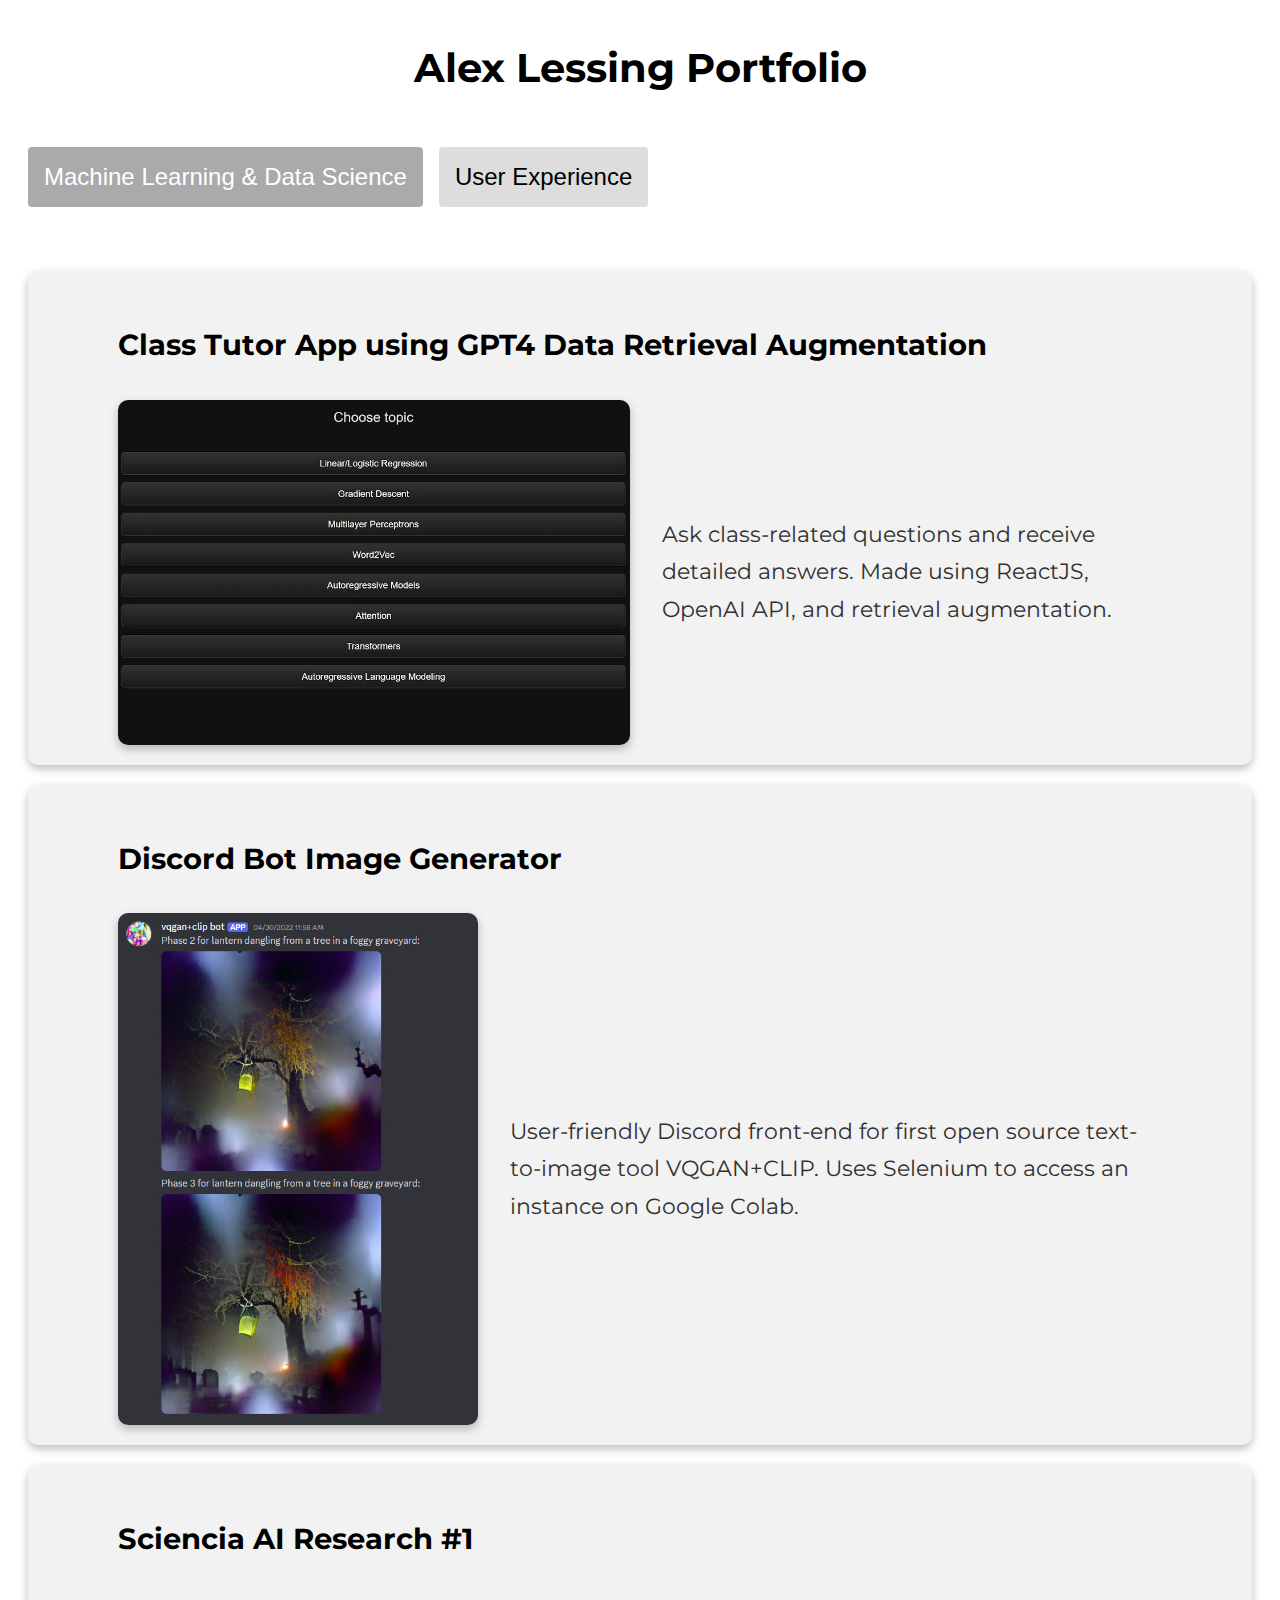
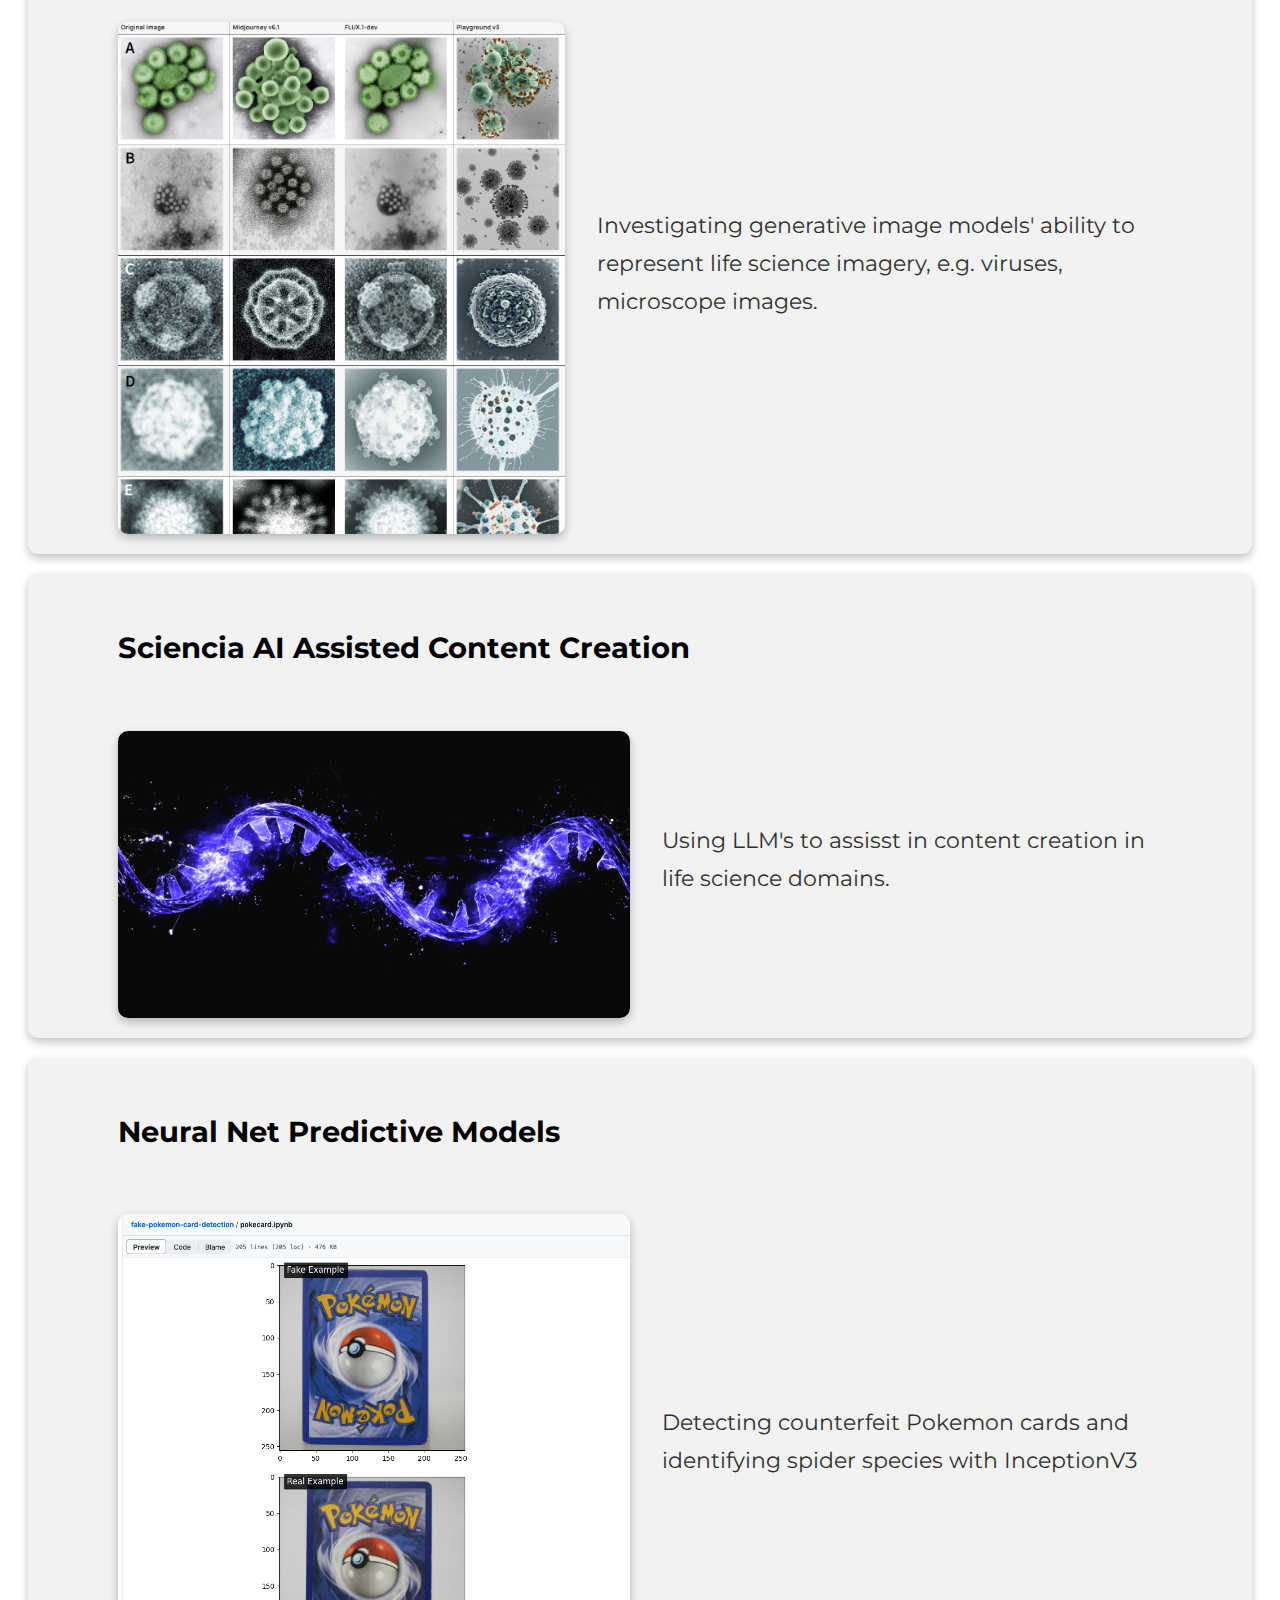
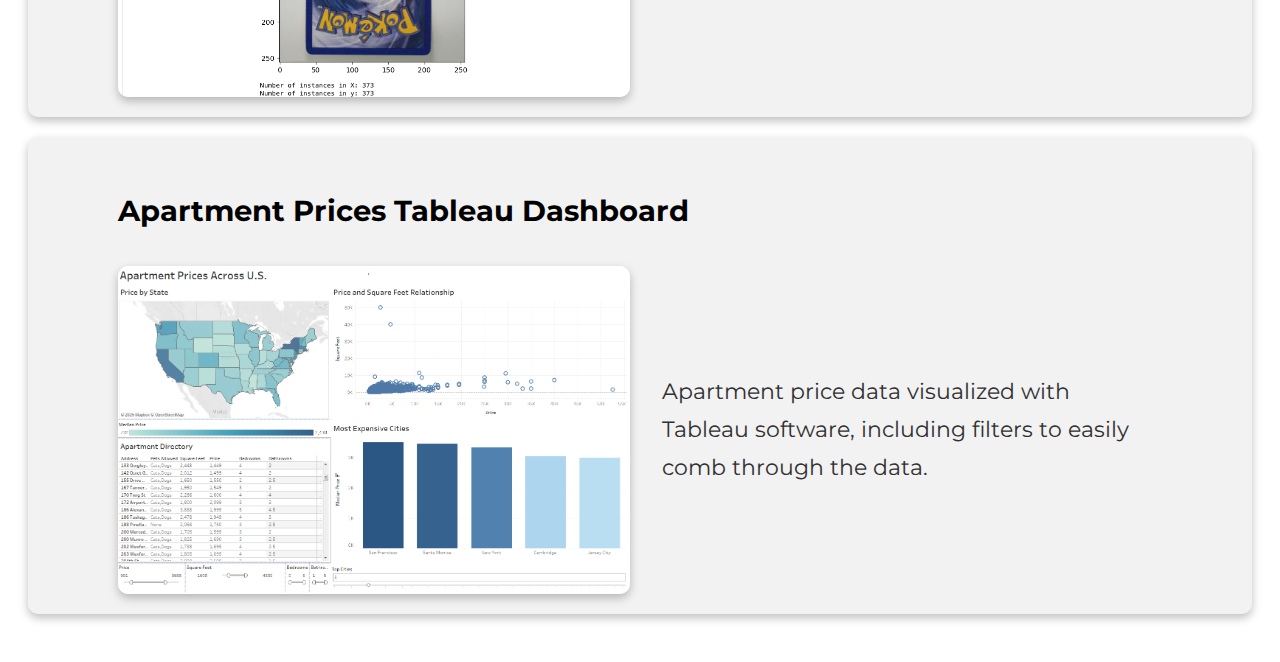
<file: index.html>
<html lang="en">
<head>
  <meta charset="UTF-8">
  <meta name="viewport" content="width=device-width, initial-scale=1.0">
  <title>Projects</title>
  <link href="index.css" rel="stylesheet">
  <!-- Fonts -->
  <link href="https://fonts.googleapis.com/css2?family=Montserrat:wght@400;700&display=swap" rel="stylesheet">
</head>
<body>
  <div class="jumbotron text-center">
    <h1>Alex Lessing Portfolio</h1>
  </div>

  <div class="container">
      <div class="tabs">
        <button class="tab-link active" data-cat="cat1">Machine Learning & Data Science</button>
        <button class="tab-link"        data-cat="cat2">User Experience</button>
        </div>
        <p>Click for more details</p>
      <div id ="c1" class="custom-row left category cat1">
        <h3>
          <a href="https://sites.google.com/view/gpt4b/home">Class Tutor App using GPT4 Data Retrieval Augmentation
          <br>
        </h3>
        <img src="thumb/gpt.jpg" alt="pic" class="demo">
        </a>
        <p>Ask class-related questions and receive detailed answers. Made using ReactJS, OpenAI API, and retrieval augmentation.</p>
      </div>
      <div id ="c1" class="custom-row category cat1">
        <h3>
          <a href="google/detectb/PUBLISHED/Home.html">Discord Bot Image Generator
        </h3>
        <img src="thumb/bot.jpg" alt="pic" class="demo">
        </a>
        <p>User-friendly Discord front-end for first open source text-to-image tool VQGAN+CLIP. Uses Selenium to access an instance on Google Colab.</p>
      </div>
      <div id ="c1" class="custom-row left category cat1">
        <h3>
          <a href="https://scienciaconsulting.com/comparing-ai-tools-for-science-image-to-image-generation/">Sciencia AI Research #1
        </h3>
        <br>
        <img src="thumb/v.jpg" alt="pic" class="demo">
        </a>
        <p>Investigating generative image models' ability to represent life science imagery, e.g. viruses, microscope images.</p>
      </div>
      <div id ="c1" class="custom-row left category cat1">
        <h3>
          <a href="https://scienciaconsulting.com/life-science-ai-blogs/">Sciencia AI Assisted Content Creation
        </h3>
        <br>
        <img src="thumb/rna4.png" alt="pic" class="demo">
        </a>
        <p>Using LLM's to assisst in content creation in life science domains.</p>
      </div>
      <div id ="c1" class="custom-row left category cat1">
        <h3>
          <a href="https://sites.google.com/view/detectb/home">Neural Net Predictive Models
        </h3>
        <br>
        <img src="thumb/poke.jpg" alt="pic" class="demo">
        </a>
        <p>Detecting counterfeit Pokemon cards and identifying spider species with InceptionV3</p>
      </div>
      <div id ="c2" class="custom-row category cat2">
        <h3>
          <a href="170.html">Proactive AI PC Troubleshooting Prototype
        </h3>
        <div class="stack">
          <img src="thumb/pc1.png" alt="pic" class="demo">
          <img src="thumb/pc2.png" alt="pic" class="demo">
        </a>
        </div>
        <p>Prototype design focused on monitoring and troubleshooting personal computer errors in an intuitive way. Developed using real consumer data.</p>
      </div>
      <div id ="c2" class="custom-row left category cat2">
        <h3>
          <a href="https://sites.google.com/view/127b/home">CRM Prototype
          <br>
        </h3>
        <img src="thumb/crm.jpg" alt="pic" class="demo">
        </a>
        <p>Customer relationship management application designed to address sales communication challenges infragmented information settings.</p>
      </div>
      <div id ="c2" class="custom-row category cat2">
        <h3>
          <a href="https://sites.google.com/ucsd.edu/prompt-a-week2">Social Computing Platform Prototype
        </h3>
        <img src="thumb/paw.jpg" alt="pic" class="demo">
        </a>
        <p>Design for "Prompt-a-Week", a novel platform that encourages artists to not only share their work but to also collaborate with others regardless of medium.</p>
      </div>
      <div id ="c2" class="custom-row left category cat1">
        <h3>
          <a href="google/taablb/PUBLISHED/Home.html">Apartment Prices Tableau Dashboard
          <br>
        </h3>
        <img src="thumb/tabl.jpg" alt="pic" class="demo">
        </a>
        <p>Apartment price data visualized with Tableau software, including filters to easily comb through the data.</p>
      </div>
      <div id ="c2" class="custom-row category cat2">
        <h3>
          <a href="cruisere.pdf">Cruise Website Redesign
        </h3>
        <img src="thumb/cruisethumb.jpg" alt="pic" class="demo">
        </a>
        <p>Identifying design limitations with a cruise website using user testing, with creating mock-up alternatives presented.</p>
      </div>
  </div>


  <script src="index.js"></script>
</body>
</html>
</file>
<file: index.css>
body {
    font-family: 'Montserrat';
    background-color: #ffffff;
    color: white;
}
.jumbotron {
  background-image: linear-gradient(to right, #ffffff, #ffffff);
  color: black;
  padding: 0.5rem;
  margin-bottom: 0;
  text-align: center;
}

.jumbotron h1 {
  font-size: 2.5rem;
  font-weight: bold;
}
.gren{
  color: #99ff99;
}
.container{
  line-height: 1.75;
  max-width: 1400px;
  margin: 0 auto;
  padding: 20px;

}
.jumbotron p {
  font-size: 2.4rem;
}
.custom-row {
  background-color: #f2f2f2;
  margin: 20px 0;
  padding: 20px 90px;
  border-radius: 10px;
  opacity: 0;
  transform: translateX(100%);
  transition: opacity 0.8s ease, transform 0.8s ease;
  box-shadow: 0 4px 10px rgba(0,0,0,0.25);
  display:  flex;
  align-items: center;
  flex-wrap: wrap;
  column-gap: 2rem;
}
.custom-row p{
  color: #303030;
  font-size: 1.35rem;
  text-align: left;
  flex: 1 1 0;
  margin: 0;
  overflow-wrap: break-word;
  min-width: 0;
}
.custom-row-indp {
  background-color: #f2f2f2;
  color:  black;
  margin: 20px 0;
  padding: 5px 40px;
  border-radius: 5px;
  display: flex;
  flex-direction: column;
  justify-content: center;
  align-items: center;
}
.custom-row.visible {
  opacity: 1;
  transform: translateX(0);
}
.custom-row.left {
  transform: translateX(-100%); 
}
.custom-row.visible.left {
  transform: translateX(0); 
}
.custom-row h3 {
  color: #f8f9fa;
  font-size: 29px;
}

.intro{
  max-width: 35%;
}
.demo{
  max-width: 512px;
  max-height: 512px;
  flex-basis: 100%;
  flex: 1 1 auto;
  width: 100%;
  object-fit: contain;
}
.demohd{
  max-width: 444px;
  flex-basis: 100%;
  flex: 0 0 100%;
}
.prest{
  width: 1000px;
}
.coloors{
  max-width: 1024px;
}
.line{
  max-width: 100%;
}
.custom-row-indp h3 {
  font-size: 2.0rem;
}
.custom-row-indp p {
  font-size: 1.6rem;
}
a:link {
  color: black;
  background-color: transparent;
  text-decoration: none;
}
a:visited {
  color: black;
  background-color: transparent;
  text-decoration: none;
}
a:hover {
  color: black
  background-color: transparent;
  font-weight: bold;
}
.custom-row img{
  border-radius: 10px;
  box-shadow: 0 4px 10px rgba(0,0,0,0.25);
  flex: 0 0 auto;
}
h3{
  justify-content: center;
  flex-basis: 100%;
  flex: 0 0 100%;
}

.stack{
  display: inline-flex;
  flex-direction: column;
  gap: 1rem;
  align-items: flex-start;
  width: auto;
}
.tabs {
  display: flex;
  gap: 1rem;
  margin-bottom: 1rem;
  justify-content: flex-start;
}
.tab-link {
  padding: 1rem 1rem;
  border: none;
  background: #ddd;
  cursor: pointer;
  border-radius: 4px;
  font-size: 1.5rem;
  line-height: 1.2;
  display: inline-block;
}
.tab-link.active {
  background: #aaa;
  color: white;
}
.category{
  display: none;
}
.category.active{
  display: flex;
  flex-wrap: wrap;
}
</file>
